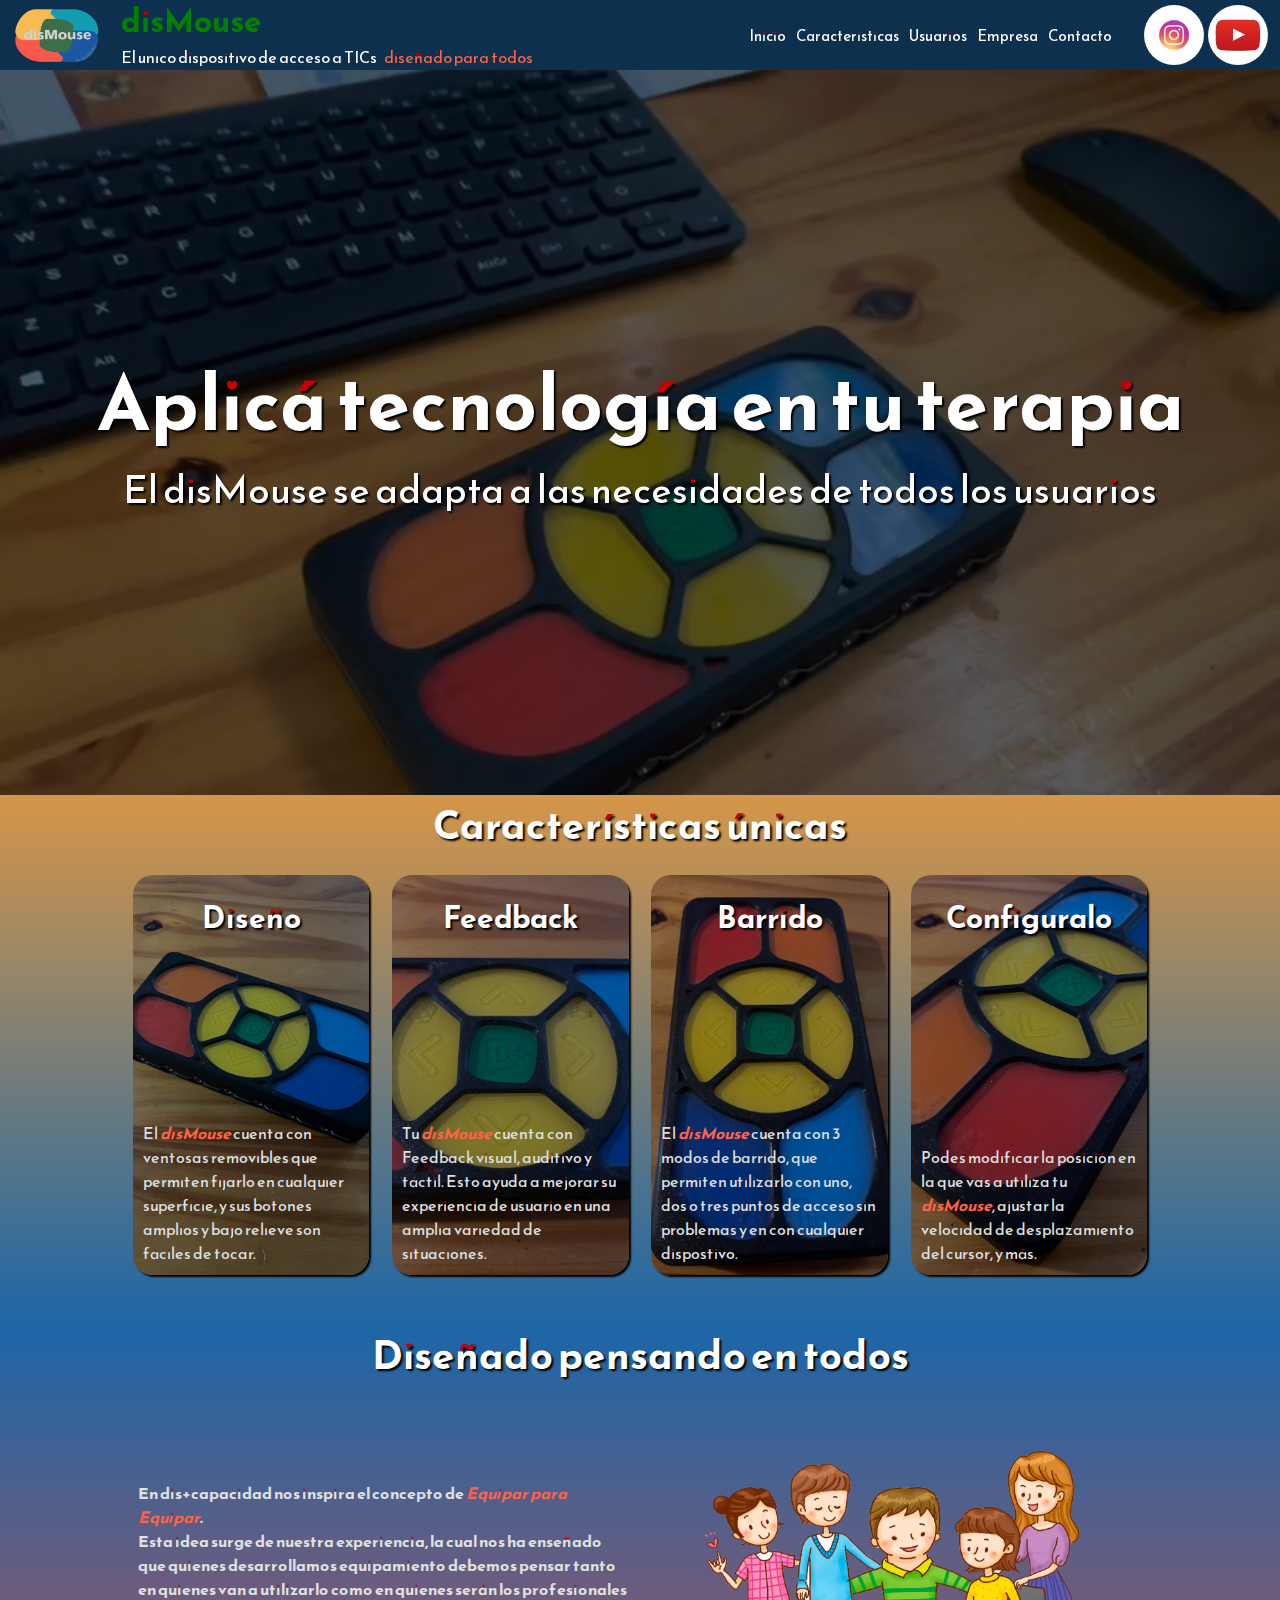
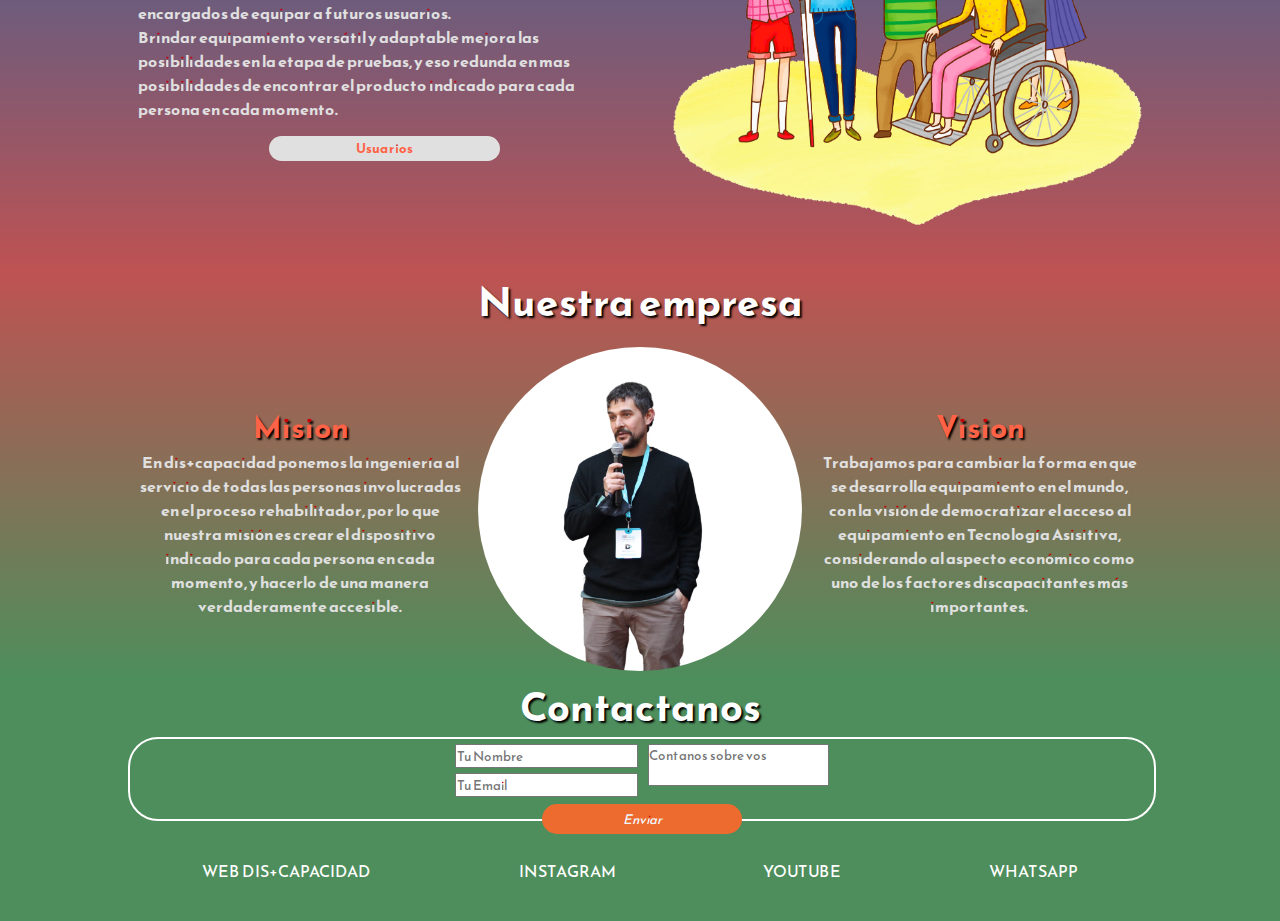
<file: index.html>
<!DOCTYPE html>
<html lang="es">
<head>
    <meta charset="UTF-8">
    <meta name="viewport" content="width=device-width, initial-scale=1.0">
    <meta name="description" content="El disMouse es el dispositivo de acceso a TICs mas completo del mercado. Es producido por dis+capacidad, empresa argentina
                                        que desarrolla equipamiento en tecnología asistiva accesible.">
    <meta name="keywords" content="tecnologia asistiva, tecnologia, discapacidad, rehabilitacion, TICs, accesibilidad">
    <link rel="icon" href="./images/icono-dis-capacidad.ico" type="image/x-icon">
    <link rel="preconnect" href="https://fonts.googleapis.com">
    <link rel="preconnect" href="https://fonts.gstatic.com" crossorigin>
    <link href="https://fonts.googleapis.com/css2?family=Reem+Kufi+Fun:wght@400..700&display=swap" rel="stylesheet">
    <link rel="stylesheet" href="./styles/css/main.css">
    <title>disMouse - dis+capacidad</title>
</head>
<body>
    <header class="header">
        <div class="header__contenedorInfo">
            <img src="images/logodisMouseDisMasCapacidad.png" alt="logo disMouse" href="index.html" class="header__logo header__logo--dM">
            <div class="header__texto">
                <h1 class="header__titulo"> <a href="./index.html">disMouse</a> </h1>
                <p class="header__parrafo">El unico dispositivo de acceso a TICs <span class="resaltado"> diseñado para todos</span></p>
            </div>
        </div>
        <div class="header__contenedorMenu">
            <dl class="header__lista">
                <li><a href="./index.html" class="header__link header__link--caract">Inicio</a></li>
                <li><a href="./pages/caracteristicas2.html" class="header__link header__link--caract">Características</a></li>
                <li><a href="./pages/equiparParaEquipar.html" class="header__link header__link--usuarios">Usuarios</a></li>
                <li><a href="./pages/empresa.html" class="header__link header__link--empresa">Empresa</a></li>
                <li><a href="./pages/contacto.html"class="header__link header__link--contacto">Contacto</a></li>
            </dl>
            <img src="images/instagramDisMasCapacidad.jpg" alt="logo instagram" class="header__logo header__logo--insta"><!--instagram-->
            <img src="images/youtubeDisMasCapacidad.jpg" alt="logo YouTube" class="header__logo header__logo--youtube"><!--youtube-->
        </div>
    </header>
    <main class="main">
        <div class="main__VideoContainer">
            <video src="./images/video-dis+capacidad.mp4" class="main__video" alt="Video sobre el dismouse" type="video/mp4" autoplay loop muted ></video> <!--autoplay="true" loop muted-->
        </div>
        <div class="main__transparencia">
            <div class="main__TextContainer">
                <h2 class="main__tituloPrincipal">Aplicá tecnología en tu terapia</h2>
                <p class="main__subTitPpal">El disMouse se adapta a las necesidades de <span class="animado">todos los usuarios</span></p>
            </div>
        </div>
    </main>
    <section class="caracteristicas">
        <h2 class="seccion__titulo"> <a href="./pages/caracteristicas2.html">Características únicas</a></h2> 
        <div class="caracteristicas__cardContainer">
            <article class="caracteristicas__card card1">
                <div class="card__imagen">
                    <img src="./images/diseñoDisMasCapacidad.JPEG" alt="icono significando diseño" class="card__img">
                </div>
                <div class="card__info">
                    <h3 class="card__titulo">Diseño</h3>
                    <p class="card__texto">El <span class="disMouse">disMouse</span> cuenta con ventosas removibles que permiten fijarlo en cualquier superficie, 
                        y sus botones amplios y bajo relieve son fáciles de tocar.</p>
                    <button class="card__button card__button--caracteristicas">Ver más</button>
                </div>
            </article>
            <article class="caracteristicas__card card2">
                <div class="card__imagen">
                    <img src="./images/feedbackDisMasCapacidad.JPEG" alt="icono significando feedback" class="card__img" id="campanitaFeedback">
                </div>
                <div class="card__info">
                    <h3 class="card__titulo">Feedback</h3>
                    <p class="card__texto">Tu <span class="disMouse">disMouse</span> cuenta con Feedback visual, auditivo y táctil.</span> 
                    <span class="frase">Esto ayuda a mejorar su experiencia de usuario en una amplia 
                        variedad de situaciones.</p>
                    <button class="card__button card__button--caracteristicas">Ver más</button>
                </div>
            </article>
            <article class="caracteristicas__card card3">
                <div class="card__imagen">
                    <img src="./images/funcionalidadDisMasCapacidad.JPEG" alt="icono significando funcionalidad" class="card__img">
                </div>
                <div class="card__info">
                    <h3 class="card__titulo card">Barrido</h3>
                    <p class="card__texto">El <span class="disMouse">disMouse</span> cuenta con 3 modos de barrido, que permiten utilizarlo con uno, 
                        dos o tres puntos de acceso sin problemas y en con cualquier dispostivo.
                    </p>
                    <button class="card__button card__button--caracteristicas">Ver más</button>
                </div>
            </article>
            <article class="caracteristicas__card card4">
                <div class="card__imagen">
                    <img src="./images/transformaloDisMasCapacidad.JPEG" alt="icono significando transformacion" class="card__img">
                </div>
                <div class="card__info">
                    <h3 class="card__titulo">Configuralo</h3>
                    <p class="card__texto">Podes modificar la posición en la que vas a utiliza tu <span class="disMouse">disMouse</span>, ajustar la velocidad de desplazamiento
                    del cursor, y más.</p>
                    <button class="card__button card__button--caracteristicas">Ver más</button>
                </div>
            </article> 
        </div>
    </section>
    <section class="usuarios"> 
        <h2 class="seccion__titulo"> <a href="./pages/equiparParaEquipar.html">Diseñado pensando en todos</a></h2> 
        <div class="usuarios__contenido">
            <article class="usuarios__texto">
                <p class="usuarios__parrafo"> En dis+capacidad nos inspira el concepto de <span class="disMouse">Equipar para Equipar</span>. <br>
                    Esta idea surge de nuestra experiencia, la cual nos ha enseñado que quienes desarrollamos 
                    equipamiento debemos pensar tanto en quienes van a utilizarlo como en quienes serán los profesionales
                    encargados de equipar a futuros usuarios. <br>
                    Brindar equipamiento versátil y adaptable mejora las posibilidades en la etapa de pruebas, y eso redunda
                    en mas posibilidades de encontrar el producto indicado para cada persona en cada momento.</p> 
                <div class="usuarios__boton">
                    <button class="usuarios__button">Usuarios</button>
                </div>
            </article>
            <div class="usuarios__imagen">
                <img class="usuarios__img" src="images/interdisciplinaDisMasCapacidad.png" alt="dibujo representando trabajo en equipo">
            </div>
        </div>
    </section> 
    <section class="empresa"> 
        <h2 class="seccion__titulo"> <a href="./pages/empresa.html">Nuestra empresa</a> </h2> 
        <div class="empresa__contenido">
            <article class="empresa__texto">
                <h3 class="empresa__misionVision__titulo">Mision</h3>
                <p class="empresa__misionVision__texto">En dis+capacidad ponemos la ingeniería al servicio de todas las personas involucradas en el proceso rehabilitador,
                    por lo que nuestra misión es crear el dispositivo indicado para cada persona en cada momento, y hacerlo de una manera verdaderamente accesible.</p>
            </article>
            <div class="empresa__imagen">
                <img class="empresa__img" src="images/gonzaloNanzerDisMasCapacidad.jpeg" alt="foto de gonzalo nanzer">
            </div>
            <article class="empresa__texto">
                <h3 class="empresa__misionVision__titulo">Vision</h3>
                <p class="empresa__misionVision__texto">Trabajamos para cambiar la forma en que se desarrolla equipamiento en el mundo, con la visión de democratizar el acceso al 
                    equipamiento en Tecnología Asisitiva, considerando al aspecto económico como uno de los factores discapacitantes más importantes.</p>
            </article>
        </div>
    </section>
    <footer class="footer__csspropio">
        <h2 class="seccion__titulo"> <a href="./pages/contacto.html">Contactanos</a> </h2> 
        <div class="footer__contenedor">
            <form class="footer__formulario" action=" " method="get" > 
                <div class="footer_formulario__datosPersonales">
                        <input type="text" name="Nombre" placeholder="Tu Nombre" class="footer__input">
                        <input type="email" name="Email" placeholder="Tu Email" class="footer__input">
                </div>
                <div class="footer_formulario__datosPersonales">
                    <textarea type="text" name="Mensaje" placeholder="Contanos sobre vos" class="footer__input"></textarea> 
                </div>  
                <input type="submit" value="Enviar" class="footer__boton">
            </form>
            <dl class="footer__links">
                <li><a class="footer__link" href="http://www.dismascapacidad.com.ar">Web dis+capacidad</a></li>
                <li><a class="footer__link" href="http://www.instagram.com/dismascapacidad">Instagram</a></li>
                <li><a class="footer__link" href="">YouTube</a></li>
                <li><a class="footer__link" href="">whatsapp</a></li>
            </dl>
        </div>
    </footer>
</body>
</html>
</file>
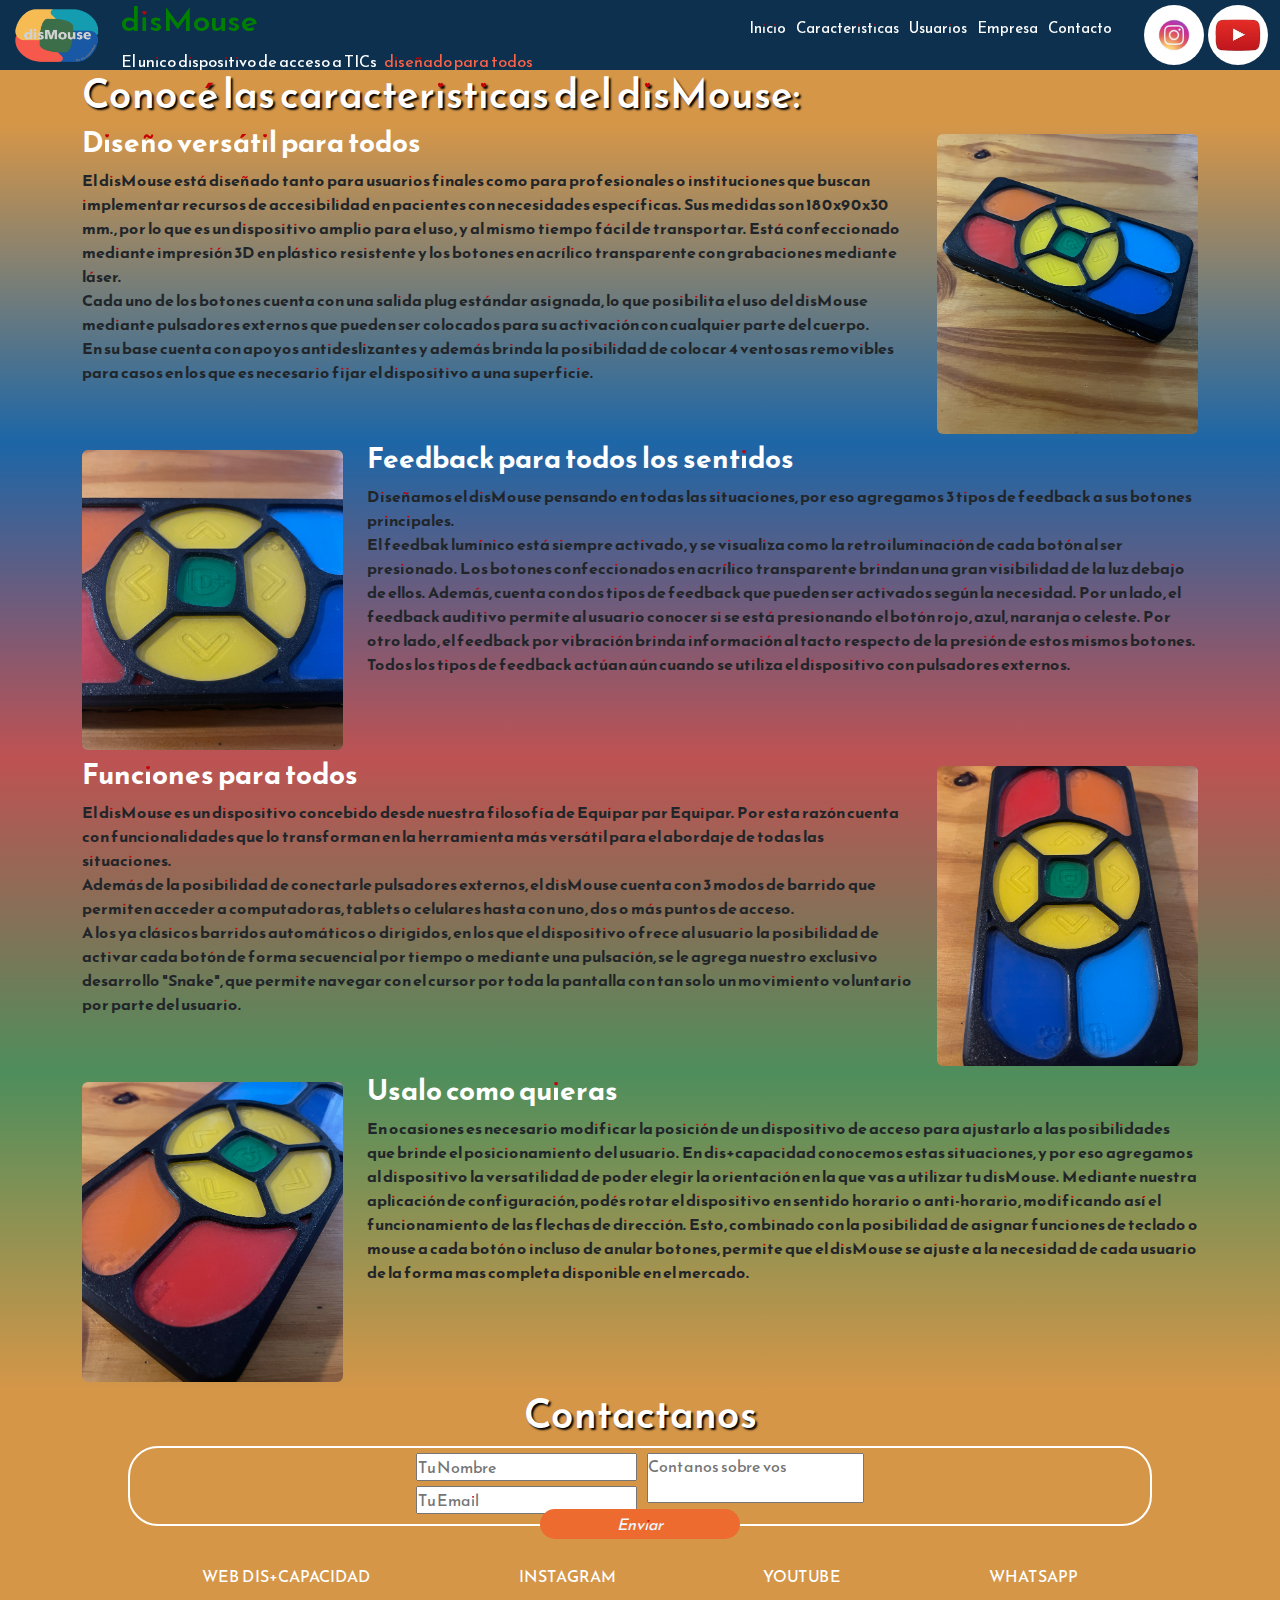
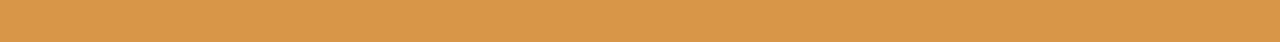
<file: pages/caracteristicas2.html>
<!--En esta pagina se busca implementar Bootstrap, por lo cual se utilizaron clases propias del framework para colores, tamaños y otras caracteristicas de fuentes, 
disposición de contenedores, etc. Sólo se agregaron algunos estilos mediante css propio. El resto del sitio se construyo con código de css propio en su totalidad.-->
<!DOCTYPE html>
<html lang="es">
<head>
    <meta charset="UTF-8">
    <meta name="viewport" content="width=device-width, initial-scale=1.0">
    <meta name="description" content="El disMouse es el dispositivo de acceso a TICs mas completo del mercado. Es producido por dis+capacidad, empresa argentina
                                        que desarrolla equipamiento en tecnología asistiva accesible.">
    <meta name="keywords" content="tecnologia asistiva, tecnologia, discapacidad, rehabilitacion, TICs, accesibilidad">
    <link rel="icon" href="../images/icono-dis-capacidad.ico" type="image/x-icon">
    <link rel="preconnect" href="https://fonts.googleapis.com">
    <link rel="preconnect" href="https://fonts.gstatic.com" crossorigin>
    <link href="https://fonts.googleapis.com/css2?family=Reem+Kufi+Fun:wght@400..700&display=swap" rel="stylesheet">
    <link href="https://cdn.jsdelivr.net/npm/bootstrap@5.3.3/dist/css/bootstrap.min.css" rel="stylesheet" integrity="sha384-QWTKZyjpPEjISv5WaRU9OFeRpok6YctnYmDr5pNlyT2bRjXh0JMhjY6hW+ALEwIH" crossorigin="anonymous">
    <link rel="stylesheet" href="../styles/css/main.css">
    <title>Caracteristicas disMouse - dis+capacidad</title>
</head>
<body>
    <header class="header">
        <div class="header__contenedorInfo">
            <img src="../images/logodisMouseDisMasCapacidad.png" alt="logo disMouse" href="index.html" class="header__logo header__logo--dM">
            <div class="header__texto">
                <h1 class="header__titulo"> <a href="../index.html">disMouse</a> </h1>                                                              <!--H1-->
                <p class="header__parrafo">El unico dispositivo de acceso a TICs <span class="resaltado"> diseñado para todos</span></p>
            </div>
        </div>
        <div class="header__contenedorMenu">
            <dl class="header__lista">
                <li><a href="../index.html" class="header__link header__link--caract">Inicio</a></li>
                <li><a href="../pages/caracteristicas2.html" class="header__link header__link--caract">Características</a></li>
                <li><a href="../pages/equiparParaEquipar.html" class="header__link header__link--usuarios">Usuarios</a></li>
                <li><a href="../pages/empresa.html" class="header__link header__link--empresa">Empresa</a></li>
                <li><a href="../pages/contacto.html"class="header__link header__link--contacto">Contacto</a></li>
            </dl>
            <img src="../images/instagramDisMasCapacidad.jpg" alt="logo instagram" class="header__logo header__logo--insta"><!--instagram-->
            <img src="../images/youtubeDisMasCapacidad.jpg" alt="logo YouTube" class="header__logo header__logo--youtube"><!--youtube-->
        </div>
    </header>
    <div class="caracteristicas--titulo">
        <div class="container-md text-center">
            <div class="row">
                <h2 class="seccion__titulo text-start">Conocé las caracteristicas del disMouse:</h2>                                                    <!--H2-->
            </div>
        </div>
    </div>
    <article class="caract1">
        <div class="container-md cointainer-sm container text-center">
            <div class="row">
                <article class="col-md-9 col-sm-12 order-md-1 order-sm-1 order-1">
                    <h3 class="text-white text-start fw-bold">Diseño versátil para todos</h3>                                                                   <!--H3-->
                    <p class="text-start text-dark fs-6 fw-bold">
                        El disMouse está diseñado tanto para usuarios finales como para profesionales o instituciones que buscan implementar recursos de accesibilidad en pacientes con 
                        necesidades específicas. 
                        Sus medidas son 180x90x30 mm., por lo que es un dispositivo amplio para el uso, y al mismo tiempo fácil de transportar. Está confeccionado mediante impresión 3D en plástico resistente 
                        y los botones en acrílico transparente con grabaciones mediante láser. <br>
                        Cada uno de los botones cuenta con una salida plug estándar asignada, lo que posibilita el uso del disMouse mediante pulsadores externos que pueden ser colocados para su activación con
                        cualquier parte del cuerpo. <br>
                        En su base cuenta con apoyos antideslizantes y además brinda la posibilidad de colocar 4 ventosas removibles para casos en los que es necesario fijar el dispositivo a una superficie.
                    </p>
                </article>
                <div class="col-md-3 col-sm-12 pt-2 pb-2 order-md-1 order-sm-2 order-2">
                    <img src="../images/diseñoDisMasCapacidad.JPEG" alt="diseño" class="w-100 img-fluid rounded">
                </div>
            </div>
        </div>
    </article>
    <article class="caract2">
        <div class="container-md cointainer-sm container text-center">
            <div class="row">
                <div class="col-md-3 col-sm-12 pt-2 pb-2 order-md-1 order-sm-2 order-2">
                    <img src="../images/feedbackDisMasCapacidad.JPEG" alt="feedback" class="w-100 img-fluid rounded">
                </div>
                <article class="col-md-9 col-sm-12 order-md-2 order-sm-1 order-1">
                    <h3 class="text-white text-start fw-bold">Feedback para todos los sentidos</h3>                                                             <!--H3-->
                    <p class="text-start text-dark fs-6 fw-bold">
                        Diseñamos el disMouse pensando en todas las situaciones, por eso agregamos 3 tipos de feedback a sus botones principales. <br>
                        El feedbak lumínico está siempre activado, y se visualiza como la retroiluminación de cada botón al ser presionado. Los botones confeccionados
                        en acrílico transparente brindan una gran visibilidad de la luz debajo de ellos. 
                        Además, cuenta con dos tipos de feedback que pueden ser activados según la necesidad. Por un lado, el feedback auditivo permite al usuario conocer 
                        si se está presionando el botón rojo, azul, naranja o celeste. 
                        Por otro lado, el feedback por vibración brinda información al tacto respecto de la presión de estos mismos botones. <br>
                        Todos los tipos de feedback actúan aún cuando se utiliza el dispositivo con pulsadores externos. 
                    </p>
                </article>
            </div>
        </div>
    </article>
    <article class="caract3">
        <div class="container-md cointainer-sm container text-center">
            <div class="row">
                <article class="col-md-9 col-sm-12 order-md-1 order-sm-1 order-1">
                    <h3 class="text-white text-start fw-bold">Funciones para todos</h3>                                                                         <!--H3-->
                    <p class="text-start text-dark fs-6 fw-bold">
                        El disMouse es un dispositivo concebido desde nuestra filosofía de Equipar par Equipar. Por esta razón cuenta con funcionalidades que lo transforman 
                        en la herramienta más versátil para el abordaje de todas las situaciones. <br>
                        Además de la posibilidad de conectarle pulsadores externos, el disMouse cuenta con 3 modos de barrido que permiten acceder a computadoras, tablets
                        o celulares hasta con uno, dos o más puntos de acceso. <br>
                        A los ya clásicos barridos automáticos o dirigidos, en los que el dispositivo ofrece al usuario la posibilidad de activar cada botón de forma secuencial
                        por tiempo o mediante una pulsación, se le agrega nuestro exclusivo desarrollo "Snake", que permite navegar con el cursor por toda la pantalla con tan solo 
                        un movimiento voluntario por parte del usuario.
                    </p>
                </article>
                <div class="col-md-3 col-sm-12 pt-2 pb-2 order-md-1 order-sm-2 order-2">
                    <img src="../images/funcionalidadDisMasCapacidad.JPEG" alt="funcionalidad" class="w-100 img-fluid rounded">
                </div>
            </div>
        </div>
    </article>
    <article class="caract4">
        <div class="container-md cointainer-sm container text-center">
            <div class="row">
                <article class="col-md-9 col-sm-12 order-md-2 order-sm-1 order-1">
                    <h3 class="text-white text-start fw-bold">Usalo como quieras</h3>                                                                           <!--H3-->
                    <p class="text-start text-dark fs-6 fw-bold">
                        En ocasiones es necesario modificar la posición de un dispositivo de acceso para ajustarlo a las posibilidades que brinde el posicionamiento del usuario. 
                        En dis+capacidad conocemos estas situaciones, y por eso agregamos al dispositivo la versatilidad de poder elegir la orientación en la que vas a utilizar tu disMouse. 
                        Mediante nuestra aplicación de configuración, podés rotar el dispositivo en sentido horario o anti-horario, modificando así el funcionamiento de las flechas de dirección.
                        Esto, combinado con la posibilidad de asignar funciones de teclado o mouse a cada botón o incluso de anular botones, permite que el disMouse se ajuste a la necesidad 
                        de cada usuario de la forma mas completa disponible en el mercado. 
                    </p>
                </article>
                <div class="col-md-3 col-sm-12 pt-2 pb-2 order-md-1 order-sm-2 order-2">
                    <img src="../images/transformaloDisMasCapacidad.JPEG" alt="versatilidad" class="w-100 img-fluid rounded">
                </div>
            </div>
        </div>
    </article>
    <footer class="footer__csspropio--caracteristicas"><!--footer--> 
        <h3 class="seccion__titulo">Contactanos</h3>                                                                                                    <!--H3-->
        <div class="footer__contenedor">
            <form class="footer__formulario" action=" " method="get" > 
                <div class="footer_formulario__datosPersonales">
                        <input type="text" name="Nombre" placeholder="Tu Nombre" class="footer__input">
                        <input type="email" name="Email" placeholder="Tu Email" class="footer__input">
                </div>
                <div class="footer_formulario__datosPersonales">
                    <textarea type="text" name="Mensaje" placeholder="Contanos sobre vos" class="footer__input"></textarea> 
                </div>  
                <input type="submit" value="Enviar" class="footer__boton">
            </form>
            <dl class="footer__links">
                <li><a class="footer__link" href="http://www.dismascapacidad.com.ar">Web dis+capacidad</a></li>
                <li><a class="footer__link" href="http://www.instagram.com/dismascapacidad">Instagram</a></li>
                <li><a class="footer__link" href="">YouTube</a></li>
                <li><a class="footer__link" href="">whatsapp</a></li>
            </dl>
        </div>
    </footer>
</body>
</file>
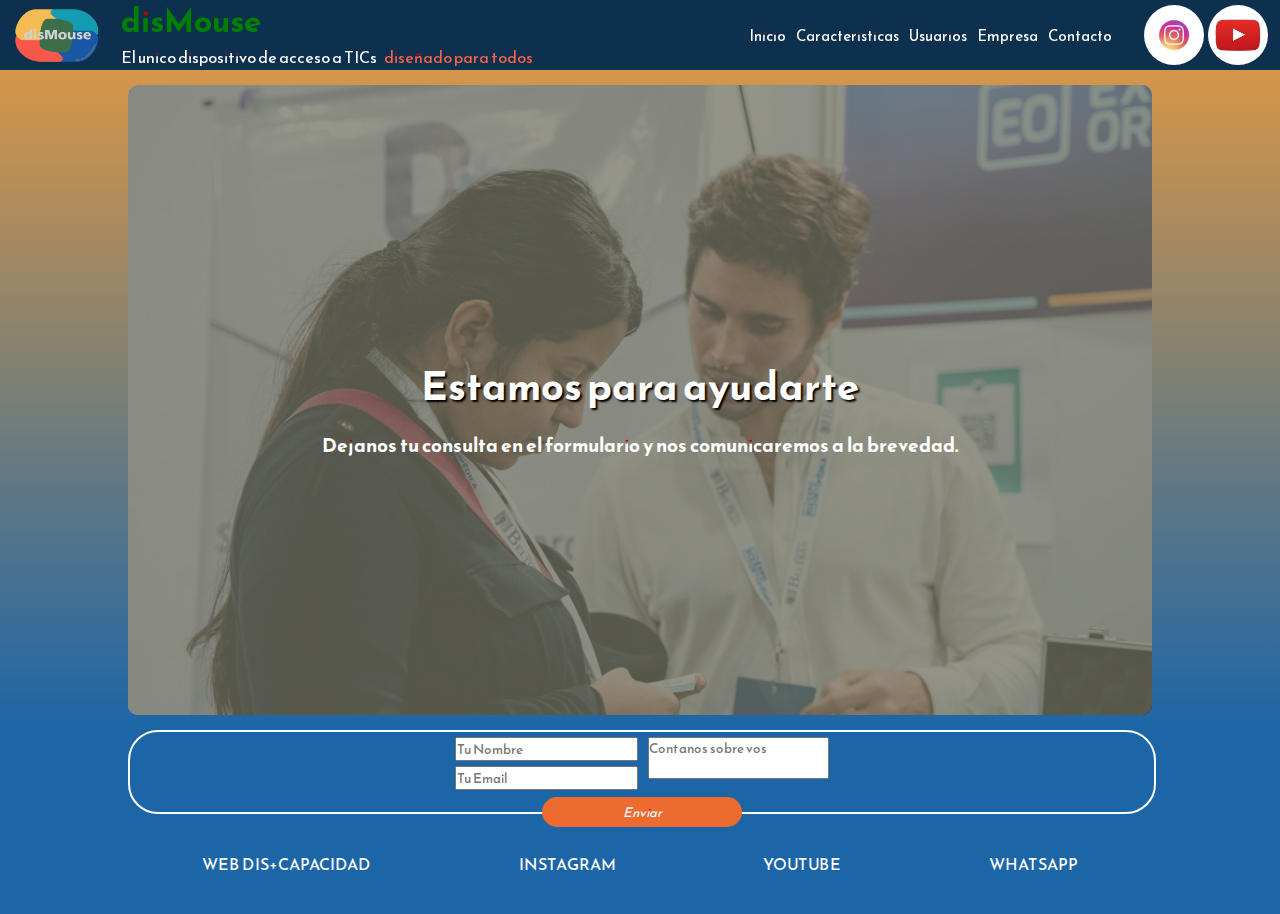
<file: pages/contacto.html>
<!DOCTYPE html>
<html lang="es">
<head>
    <meta charset="UTF-8">
    <meta name="viewport" content="width=device-width, initial-scale=1.0">
    <meta name="description" content="El disMouse es el dispositivo de acceso a TICs mas completo del mercado. Es producido por dis+capacidad, empresa argentina
                                        que desarrolla equipamiento en tecnología asistiva accesible.">
    <meta name="keywords" content="tecnologia asistiva, tecnologia, discapacidad, rehabilitacion, TICs, accesibilidad">
    <link rel="icon" href="../images/icono-dis-capacidad.ico" type="image/x-icon">
    <link rel="preconnect" href="https://fonts.googleapis.com">
    <link rel="preconnect" href="https://fonts.gstatic.com" crossorigin>
    <link href="https://fonts.googleapis.com/css2?family=Reem+Kufi+Fun:wght@400..700&display=swap" rel="stylesheet">
    <title>Contacto - dis+capacidad</title>
    <link rel="stylesheet" href="../styles/css/main.css">
</head>
<body>
    <header class="header">
        <div class="header__contenedorInfo">
            <img src="../images/logodisMouseDisMasCapacidad.png" alt="logo disMouse" href="index.html" class="header__logo header__logo--dM">
            <div class="header__texto">
                <h1 class="header__titulo"> <a href="../index.html">disMouse</a> </h1>
                <p class="header__parrafo">El unico dispositivo de acceso a TICs <span class="resaltado"> diseñado para todos</span></p>
            </div>
        </div>
        <div class="header__contenedorMenu">
            <dl class="header__lista">
                <li><a href="../index.html" class="header__link header__link--caract">Inicio</a></li>
                <li><a href="../pages/caracteristicas2.html" class="header__link header__link--caract">Características</a></li>
                <li><a href="../pages/equiparParaEquipar.html" class="header__link header__link--usuarios">Usuarios</a></li>
                <li><a href="../pages/empresa.html" class="header__link header__link--empresa">Empresa</a></li>
                <li><a href="../pages/contacto.html"class="header__link header__link--contacto">Contacto</a></li>
            </dl>
            <img src="../images/instagramDisMasCapacidad.jpg" alt="logo instagram" class="header__logo header__logo--insta"><!--instagram-->
            <img src="../images/youtubeDisMasCapacidad.jpg" alt="logo YouTube" class="header__logo header__logo--youtube"><!--youtube-->
        </div>
    </header>
    <section class="contacto">

        <div class="contacto__imagen">
            <img class="contacto__img" src="../images/contactanosDisMasCapacidad.jpg" alt="contactanos dis+capacidad>">
            <div class="contacto__transparencia">
                <article class="contacto__texto">
                    <h2 class="contacto__texto__titulo">Estamos para ayudarte</h2>
                    <p class="contacto__texto__parrafo"><span class="contacto__texto__parrafo--resaltar"> Dejanos tu consulta en el formulario y nos comunicaremos a la brevedad.</span>
                    </p>
                </article>
            </div>
        </div>
    </section>
    <footer class="footer__csspropio--contacto">
        <div class="footer__contenedor">
            <form class="footer__formulario" action=" " method="get" > 
                <div class="footer_formulario__datosPersonales">
                        <input type="text" name="Nombre" placeholder="Tu Nombre" class="footer__input">
                        <input type="email" name="Email" placeholder="Tu Email" class="footer__input">
                </div>
                <div class="footer_formulario__datosPersonales">
                    <textarea type="text" name="Mensaje" placeholder="Contanos sobre vos" class="footer__input"></textarea> 
                </div>  
                <input type="submit" value="Enviar" class="footer__boton">
            </form>
            <dl class="footer__links">
                <li><a class="footer__link" href="http://www.dismascapacidad.com.ar">Web dis+capacidad</a></li>
                <li><a class="footer__link" href="http://www.instagram.com/dismascapacidad">Instagram</a></li>
                <li><a class="footer__link" href="">YouTube</a></li>
                <li><a class="footer__link" href="">whatsapp</a></li>
            </dl>
        </div>
    </footer>
</body>
</file>
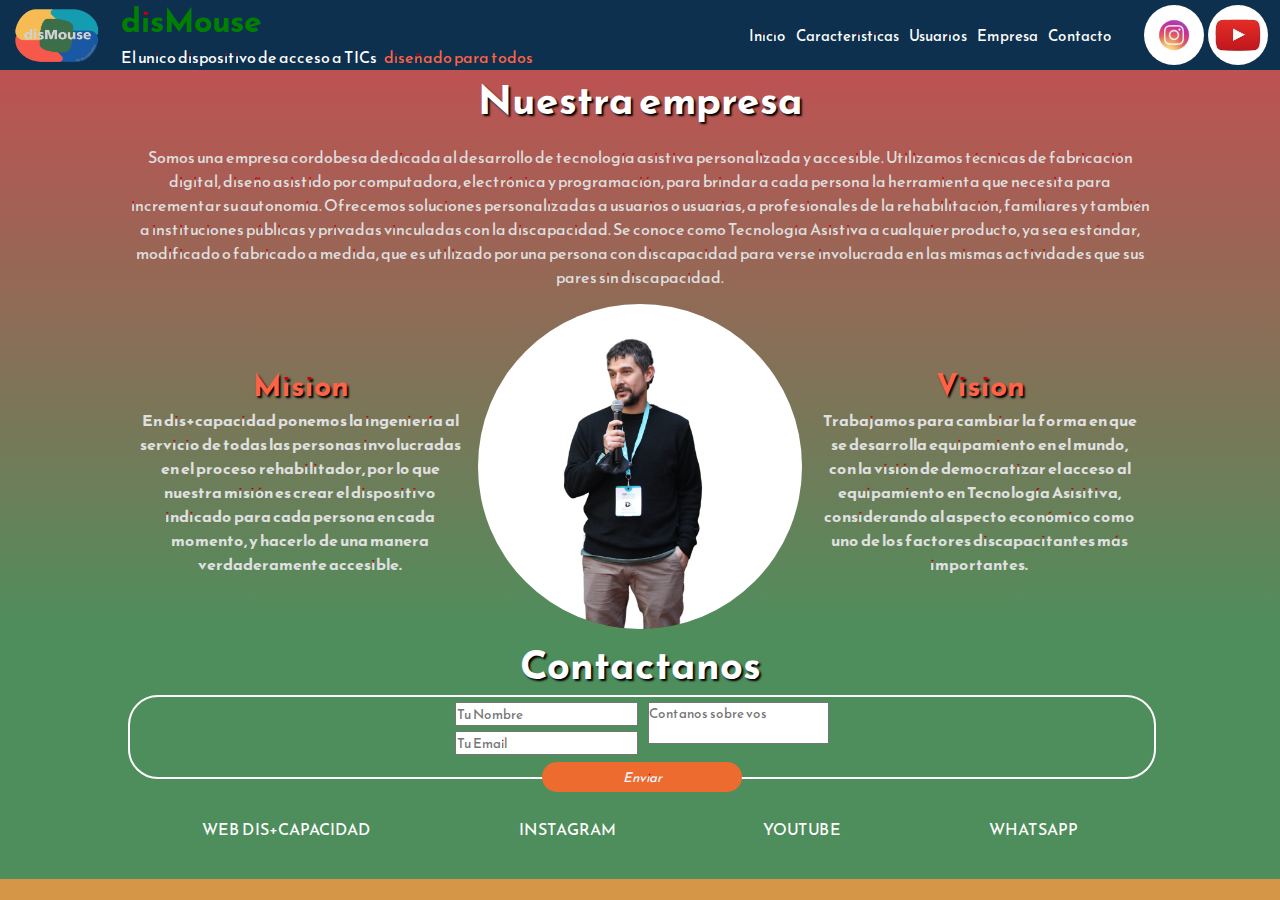
<file: pages/empresa.html>
<!DOCTYPE html>
<html lang="es">
<head>
    <meta charset="UTF-8">
    <meta name="viewport" content="width=device-width, initial-scale=1.0">
    <meta name="description" content="El disMouse es el dispositivo de acceso a TICs mas completo del mercado. Es producido por dis+capacidad, empresa argentina
                                        que desarrolla equipamiento en tecnología asistiva accesible.">
    <meta name="keywords" content="tecnologia asistiva, tecnologia, discapacidad, rehabilitacion, TICs, accesibilidad">
    <link rel="icon" href="../images/icono-dis-capacidad.ico" type="image/x-icon">
    <link rel="preconnect" href="https://fonts.googleapis.com">
    <link rel="preconnect" href="https://fonts.gstatic.com" crossorigin>
    <link href="https://fonts.googleapis.com/css2?family=Reem+Kufi+Fun:wght@400..700&display=swap" rel="stylesheet">
    <title>Empresa - dis+capacidad</title>
    <link rel="stylesheet" href="../styles/css/main.css">
</head>
<body>
    <header class="header">
        <div class="header__contenedorInfo">
            <img src="../images/logodisMouseDisMasCapacidad.png" alt="logo disMouse" href="index.html" class="header__logo header__logo--dM">
            <div class="header__texto">
                <h1 class="header__titulo"> <a href="../index.html">disMouse</a> </h1>
                <p class="header__parrafo">El unico dispositivo de acceso a TICs <span class="resaltado"> diseñado para todos</span></p>
            </div>
        </div>
        <div class="header__contenedorMenu">
            <dl class="header__lista">
                <li><a href="../index.html" class="header__link header__link--caract">Inicio</a></li>
                <li><a href="../pages/caracteristicas2.html" class="header__link header__link--caract">Características</a></li>
                <li><a href="../pages/equiparParaEquipar.html" class="header__link header__link--usuarios">Usuarios</a></li>
                <li><a href="../pages/empresa.html" class="header__link header__link--empresa">Empresa</a></li>
                <li><a href="../pages/contacto.html"class="header__link header__link--contacto">Contacto</a></li>
            </dl>
            <img src="../images/instagramDisMasCapacidad.jpg" alt="logo instagram" class="header__logo header__logo--insta"><!--instagram-->
            <img src="../images/youtubeDisMasCapacidad.jpg" alt="logo YouTube" class="header__logo header__logo--youtube"><!--youtube-->
        </div>
    </header>
    <section class="empresa">
        <h2 class="seccion__titulo">Nuestra empresa</h2>
        <div class="empresa__descripcion">
            <p class="empresa__descripcion__texto">
                Somos una empresa cordobesa dedicada al desarrollo de tecnología asistiva personalizada y accesible. Utilizamos técnicas de fabricación digital, 
                diseño asistido por computadora, electrónica y programación, para brindar a cada persona la herramienta que necesita para incrementar su autonomía. 
                Ofrecemos soluciones personalizadas a usuarios o usuarias, a profesionales de la rehabilitación, familiares y también a instituciones públicas y privadas 
                vinculadas con la discapacidad. Se conoce como Tecnología Asistiva a cualquier producto, ya sea estándar, modificado o fabricado a medida, que es utilizado 
                por una persona con discapacidad para verse involucrada en las mismas actividades que sus pares sin discapacidad.
            </p>
        </div>
        <div class="empresa__contenido">
            <div class="empresa__texto">
                <h3 class="empresa__misionVision__titulo">Mision</h3>
                <p class="empresa__misionVision__texto">En dis+capacidad ponemos la ingeniería al servicio de todas las personas involucradas en el proceso rehabilitador,
                    por lo que nuestra misión es crear el dispositivo indicado para cada persona en cada momento, y hacerlo de una manera verdaderamente accesible.</p>
            </div>
            <div class="empresa__imagen">
                <img class="empresa__img" src="../images/gonzaloNanzerDisMasCapacidad.jpeg" alt="foto de gonzalo nanzer">
            </div>
            <div class="empresa__texto">
                <h3 class="empresa__misionVision__titulo">Vision</h3>
                <p class="empresa__misionVision__texto">Trabajamos para cambiar la forma en que se desarrolla equipamiento en el mundo, con la visión de democratizar el acceso al 
                    equipamiento en Tecnología Asisitiva, considerando al aspecto económico como uno de los factores discapacitantes más importantes.</p>
            </div>
        </div>
    </section>
    <footer class="footer__csspropio"><!--footer--> 
        <h2 class="seccion__titulo">Contactanos</h2>
        <div class="footer__contenedor">
            <form class="footer__formulario" action=" " method="get" > 
                <div class="footer_formulario__datosPersonales">
                        <input type="text" name="Nombre" placeholder="Tu Nombre" class="footer__input">
                        <input type="email" name="Email" placeholder="Tu Email" class="footer__input">
                </div>
                <div class="footer_formulario__datosPersonales">
                    <textarea type="text" name="Mensaje" placeholder="Contanos sobre vos" class="footer__input"></textarea> 
                </div>  
                <input type="submit" value="Enviar" class="footer__boton">
            </form>
            <dl class="footer__links">
                <li><a class="footer__link" href="http://www.dismascapacidad.com.ar">Web dis+capacidad</a></li>
                <li><a class="footer__link" href="http://www.instagram.com/dismascapacidad">Instagram</a></li>
                <li><a class="footer__link" href="">YouTube</a></li>
                <li><a class="footer__link" href="">whatsapp</a></li>
            </dl>
        </div>
    </footer>
</body>
</file>
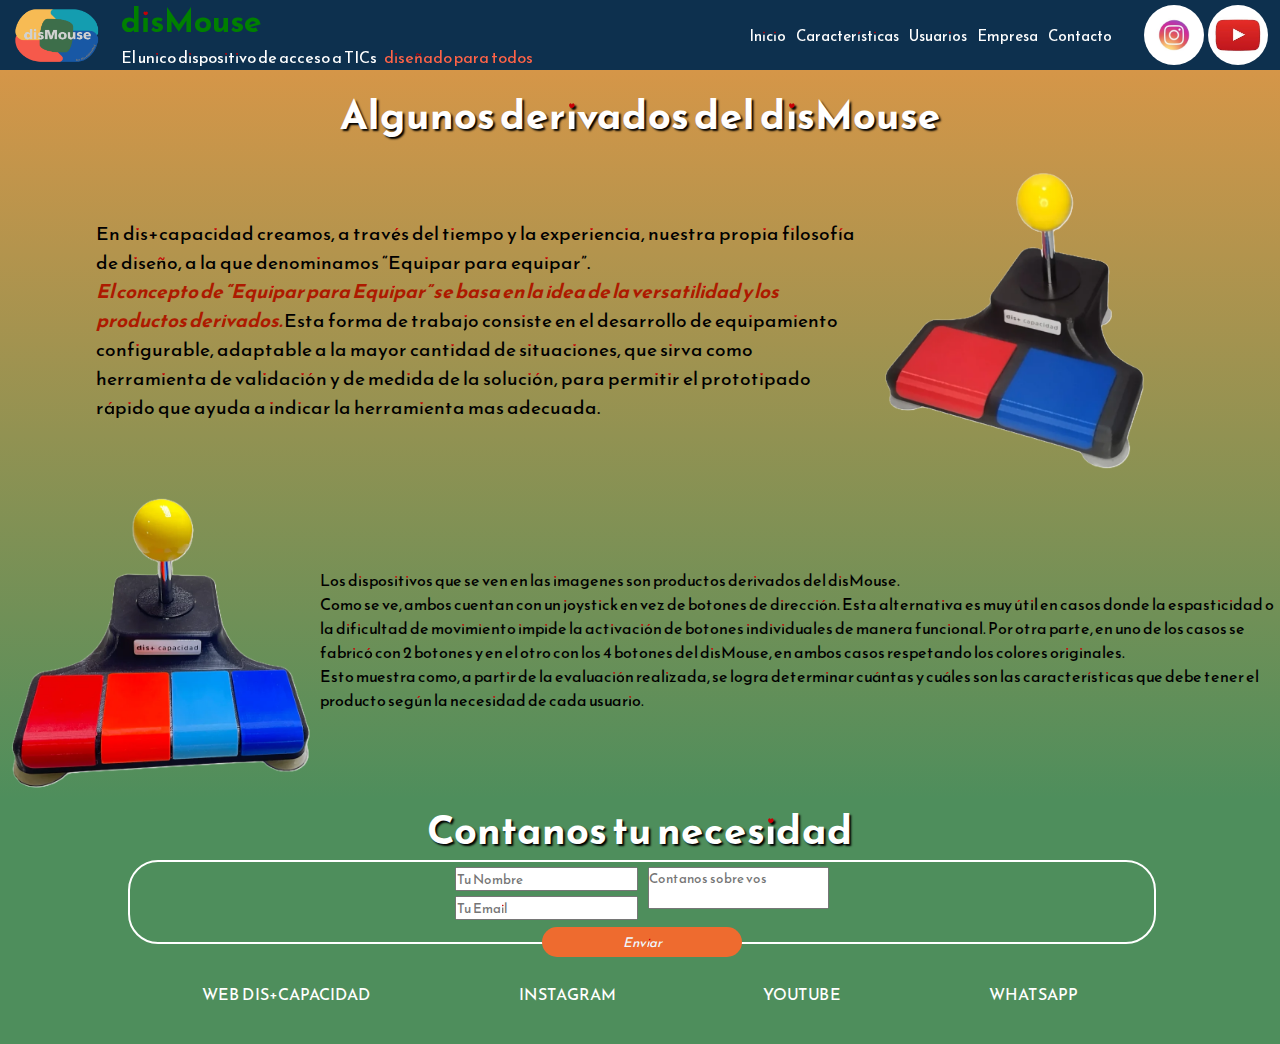
<file: pages/equiparParaEquipar.html>
<!DOCTYPE html>
<html lang="es">
<head>
    <meta charset="UTF-8">
    <meta name="viewport" content="width=device-width, initial-scale=1.0">
    <meta name="description" content="El disMouse es el dispositivo de acceso a TICs mas completo del mercado. Es producido por dis+capacidad, empresa argentina
                                        que desarrolla equipamiento en tecnología asistiva accesible.">
    <meta name="keywords" content="tecnologia asistiva, tecnologia, discapacidad, rehabilitacion, TICs, accesibilidad">
    <link rel="icon" href="../images/icono-dis-capacidad.ico" type="image/x-icon">
    <link rel="preconnect" href="https://fonts.googleapis.com">
    <link rel="preconnect" href="https://fonts.gstatic.com" crossorigin>
    <link href="https://fonts.googleapis.com/css2?family=Reem+Kufi+Fun:wght@400..700&display=swap" rel="stylesheet">
    <title>Equipar para Equipar - dis+capacidad</title>
    <link rel="stylesheet" href="../styles/css/main.css">
</head>
<body>
    <header class="header">
        <div class="header__contenedorInfo">
            <img src="../images/logodisMouseDisMasCapacidad.png" alt="logo disMouse" href="index.html" class="header__logo header__logo--dM">
            <div class="header__texto">
                <h1 class="header__titulo"> <a href="../index.html">disMouse</a> </h1>
                <p class="header__parrafo">El unico dispositivo de acceso a TICs <span class="resaltado"> diseñado para todos</span></p>
            </div>
        </div>
        <div class="header__contenedorMenu">
            <dl class="header__lista">
                <li><a href="../index.html" class="header__link header__link--caract">Inicio</a></li>
                <li><a href="../pages/caracteristicas2.html" class="header__link header__link--caract">Características</a></li>
                <li><a href="../pages/equiparParaEquipar.html" class="header__link header__link--usuarios">Usuarios</a></li>
                <li><a href="../pages/empresa.html" class="header__link header__link--empresa">Empresa</a></li>
                <li><a href="../pages/contacto.html"class="header__link header__link--contacto">Contacto</a></li>
            </dl>
            <img src="../images/instagramDisMasCapacidad.jpg" alt="logo instagram" class="header__logo header__logo--insta"><!--instagram-->
            <img src="../images/youtubeDisMasCapacidad.jpg" alt="logo YouTube" class="header__logo header__logo--youtube"><!--youtube-->
        </div>
    </header>
    <div class="ePe__contenedor"><!--Sección Equipar para Equipar-->
        <h2 class="ePe__titulo">Algunos derivados del disMouse</h2>
        <section class="ePe__contenido">
            <p class="ePe__texto">En dis+capacidad creamos, a través del tiempo y la experiencia, nuestra propia 
                filosofía de diseño, a la que denominamos “Equipar para equipar”. <br>
                <span class="fraseResaltada">El concepto de “Equipar para Equipar” se basa en la idea de la versatilidad 
                y los productos derivados. </span> Esta forma de trabajo consiste en el desarrollo de equipamiento configurable, adaptable a la mayor cantidad de situaciones, que sirva como herramienta de validación y de medida 
                de la solución, para permitir el prototipado rápido que ayuda a indicar la herramienta mas adecuada.</p>
            <img class="ePe__foto" src="../images/disJoystic1.png" alt="mouse con joystick">
        </section>
        <section class="ePe__contenido">
            <img class="ePe__foto" src="../images/disJoystic2.png" alt="mouse con joystick>
            <p class="ePe__texto">Los dispositivos que se ven en las imagenes son productos derivados del disMouse. <br> Como se ve, ambos cuentan con un joystick en vez
                de botones de dirección. Esta alternativa es muy útil en casos donde la espasticidad o la dificultad de movimiento impide la activación de botones individuales de manera funcional.
                Por otra parte, en uno de los casos se fabricó con 2 botones y en el otro con los 4 botones del disMouse, en ambos casos respetando los colores originales. <br> Esto muestra como, a partir
                de la evaluación realizada, se logra determinar cuántas y cuáles son las características que debe tener el producto según la necesidad de cada usuario.
            </p>
        </section>
    </div>
    <footer class="footer__csspropio"><!--footer--> 
        <h2 class="seccion__titulo">Contanos tu necesidad</h2>
        <div class="footer__contenedor">
            <form class="footer__formulario" action=" " method="get" > 
                <div class="footer_formulario__datosPersonales">
                        <input type="text" name="Nombre" placeholder="Tu Nombre" class="footer__input">
                        <input type="email" name="Email" placeholder="Tu Email" class="footer__input">
                </div>
                <div class="footer_formulario__datosPersonales">
                    <textarea type="text" name="Mensaje" placeholder="Contanos sobre vos" class="footer__input"></textarea> 
                </div>  
                <input type="submit" value="Enviar" class="footer__boton">
            </form>
            <dl class="footer__links">
                <li><a class="footer__link" href="http://www.dismascapacidad.com.ar">Web dis+capacidad</a></li>
                <li><a class="footer__link" href="http://www.instagram.com/dismascapacidad">Instagram</a></li>
                <li><a class="footer__link" href="">YouTube</a></li>
                <li><a class="footer__link" href="">whatsapp</a></li>
            </dl>
        </div>
    </footer>
</body>
</file>
<file: styles/css/main.css>
* {
  font-family: "Reem Kufi Fun", sans-serif !important;
  margin: 0px;
  padding: 0px;
}

.header {
  display: flex;
  align-items: center;
  background-color: #0d304e;
  height: 70px;
  position: sticky;
  z-index: 30;
  top: 0;
  justify-content: space-between;
}
@media (max-width: 910px) {
  .header {
    height: auto;
    justify-content: center;
    flex-direction: column;
  }
}
.header .header__contenedorInfo {
  display: flex;
  align-items: center;
  margin: 5px;
}
.header .header__contenedorInfo .header__texto {
  margin-left: 15px;
  padding: 0px;
}
.header .header__contenedorInfo .header__logo {
  height: 60px;
}
.header .header__contenedorInfo .header__logo:hover {
  transform: rotate(-15deg);
  transition: 0.5s;
}
.header .header__contenedorInfo .header__titulo a {
  text-decoration: none;
  margin-top: auto !important;
  margin-bottom: auto !important;
  color: green;
  font-size: 2rem;
  display: inline-block;
  height: 2rem;
  line-height: 2rem;
}
@media (max-width: 910px) {
  .header .header__contenedorInfo .header__titulo {
    display: none;
  }
}
.header .header__contenedorInfo .header__parrafo {
  color: white;
  margin-bottom: 5px !important;
}
.header .header__contenedorInfo .resaltado {
  color: tomato;
  margin-left: 5px;
}
.header .header__contenedorMenu {
  display: flex;
  align-items: center;
  margin: 10px;
}
.header .header__contenedorMenu .header__lista {
  display: flex;
  justify-content: center;
  list-style: none;
  text-decoration: none;
  margin-right: 25px;
}
.header .header__contenedorMenu .header__lista .header__link {
  margin: 5px;
  text-decoration: none;
  font-size: 15px;
  color: white;
  transition: ease-out 0.5s;
}
@media (max-width: 400px) {
  .header .header__contenedorMenu .header__lista .header__link {
    font-size: 13px;
  }
}
.header .header__contenedorMenu .header__lista .header__link:hover {
  color: rgb(238, 107, 47);
}
.header .header__contenedorMenu .header__logo--insta, .header .header__contenedorMenu .header__logo--youtube {
  height: 60px;
  border-radius: 50%;
  margin: 2px;
}
@media (max-width: 1020px) {
  .header .header__contenedorMenu .header__logo--insta, .header .header__contenedorMenu .header__logo--youtube {
    display: none;
  }
}
@media (max-width: 540px) {
  .header {
    justify-content: center;
  }
}

@keyframes rebotador-y {
  0% {
    transform: translateY(0%);
    color: tomato;
  }
  25% {
    transform: translateY(20%);
    color: tomato;
  }
  50% {
    transform: rtranslateY(0%);
    color: white;
  }
  75% {
    transform: translateY(-20%);
    color: tomato;
  }
  100% {
    transform: rtranslateY(0%);
    color: white;
  }
}
@keyframes rebotador-y {
  0% {
    transform: translateY(0%);
    color: tomato;
  }
  25% {
    transform: translateY(20%);
    color: tomato;
  }
  50% {
    transform: rtranslateY(0%);
    color: white;
  }
  75% {
    transform: translateY(-20%);
    color: tomato;
  }
  100% {
    transform: rtranslateY(0%);
    color: white;
  }
}
.main {
  position: relative;
}
.main .main__VideoContainer {
  display: flex;
  flex-direction: row;
  position: relative;
  width: 100%;
  height: 100%;
}
.main .main__VideoContainer .main__video {
  width: 100%;
  height: 100%;
  object-fit: cover;
}
.main .main__transparencia {
  display: flex;
  flex-direction: auto;
  position: absolute;
  width: auto;
  height: auto;
  inset: 0px 0px 0px 0px;
  background-color: rgba(0, 0, 0, 0.558);
  z-index: 2;
  justify-content: center;
  align-items: center;
  text-align: auto;
}
.main .main__transparencia .main__TextContainer {
  position: relative;
  text-align: center;
}
.main .main__transparencia .main__TextContainer .main__tituloPrincipal {
  color: white;
  font-size: 6vw;
  text-shadow: 2px 2px 2px black;
}
.main .main__transparencia .main__TextContainer .main__subTitPpal {
  color: white;
  font-size: 3vw;
  text-shadow: 2px 2px 2px black;
}
.main .main__transparencia .main__TextContainer .animado {
  display: inline-block;
  animation-name: rebotador-y;
  animation-iteration-count: infinite;
  animation-timing-function: linear;
  animation-duration: 1s;
}

.caracteristicas {
  background-image: linear-gradient(to bottom, #d59648, #1c66a7);
}
.caracteristicas .seccion__titulo {
  text-align: center;
  color: white;
  font-size: 40px;
  text-shadow: 2px 2px 2px black;
}
.caracteristicas .seccion__titulo a {
  text-decoration: none;
  color: white;
}
.caracteristicas .seccion__titulo a :visited {
  color: white;
}
.caracteristicas .caracteristicas__cardContainer {
  margin: auto;
  width: 80%;
  display: grid;
  grid-template-columns: repeat(auto-fit, minmax(200px, 1fr)); /* no me gusta cuando se ven 3 y 1*/
  gap: 1vw;
}
.caracteristicas .caracteristicas__cardContainer .caracteristicas__card {
  position: relative;
  height: 400px;
  margin: 5px;
  margin-top: 20px;
  margin-bottom: 50px;
}
.caracteristicas .caracteristicas__cardContainer .caracteristicas__card .card__imagen {
  position: absolute;
  inset: 0 0 0 0;
}
.caracteristicas .caracteristicas__cardContainer .caracteristicas__card .card__imagen .card__img {
  width: 100%;
  height: 100%;
  object-fit: cover;
  overflow: hidden;
  border-radius: 20px;
  box-shadow: 2px 2px 2px black;
}
.caracteristicas .caracteristicas__cardContainer .caracteristicas__card .card__info {
  display: flex;
  flex-direction: column;
  position: absolute;
  width: 100%;
  height: 100%;
  justify-content: space-between;
  background-color: rgba(0, 0, 0, 0.37);
  border-radius: 20px;
}
.caracteristicas .caracteristicas__cardContainer .caracteristicas__card .card__info .card__titulo {
  margin-top: 20px;
  font-size: 30px;
  text-align: center;
  color: white;
  text-shadow: 2px 2px 2px black;
}
.caracteristicas .caracteristicas__cardContainer .caracteristicas__card .card__info .card__texto {
  padding: 10px;
  color: rgb(224, 224, 224);
}
.caracteristicas .caracteristicas__cardContainer .caracteristicas__card .card__info .card__texto .disMouse {
  font-weight: bold;
  color: tomato;
  font-style: italic;
}
.caracteristicas .caracteristicas__cardContainer .caracteristicas__card .card__info .card__button {
  width: 50%;
  height: 10%;
  background-color: #be5252;
  border: none;
  border-radius: 50px;
  color: rgb(224, 224, 224);
  font-weight: 700;
  position: absolute;
  top: 40%;
  left: 25%;
}
.caracteristicas .caracteristicas__cardContainer .caracteristicas__card .card__info .card__button--caracteristicas {
  opacity: 0;
  transition: 0.5s;
}
.caracteristicas .caracteristicas__cardContainer .caracteristicas__card .card__info:hover .card__button--caracteristicas {
  opacity: 1;
}
@media (max-width: 1020px) {
  .caracteristicas .caracteristicas__cardContainer {
    grid-template-columns: repeat(auto-fit, minmax(300px, 1fr));
  }
}

.usuarios {
  background-image: linear-gradient(to bottom, #1c66a7, #be5252);
}
.usuarios .seccion__titulo {
  text-align: center;
  color: white;
  font-size: 40px;
  text-shadow: 2px 2px 2px black;
}
.usuarios .seccion__titulo a {
  text-decoration: none;
  color: white;
}
.usuarios .seccion__titulo a :visited {
  color: white;
}
.usuarios .usuarios__contenido {
  width: 80%;
  margin: auto;
  display: flex;
}
.usuarios .usuarios__contenido .usuarios__texto {
  display: flex;
  flex-direction: column;
  position: static;
  width: 50%;
  height: auto;
  padding: 10px;
  justify-content: center;
}
.usuarios .usuarios__contenido .usuarios__texto .usuarios__parrafo {
  color: rgb(224, 224, 224);
  font-weight: 900;
}
.usuarios .usuarios__contenido .usuarios__texto .usuarios__parrafo span {
  font-weight: bold;
  color: tomato;
  font-style: italic;
}
.usuarios .usuarios__contenido .usuarios__texto .usuarios__boton {
  margin: 15px;
  display: flex;
  justify-content: center;
  height: 25px;
}
.usuarios .usuarios__contenido .usuarios__texto .usuarios__boton .usuarios__button {
  width: 50%;
  height: 100%;
  background-color: rgb(224, 224, 224);
  border: none;
  border-radius: 50px;
  color: tomato;
  font-weight: 700;
}
@media (max-width: 1008px) {
  .usuarios .usuarios__contenido .usuarios__texto {
    width: 100%;
    order: 2;
    text-align: center;
  }
}
.usuarios .usuarios__contenido .usuarios__imagen {
  width: 50%;
  padding: 10px;
}
.usuarios .usuarios__contenido .usuarios__imagen .usuarios__img {
  object-fit: cover;
  width: 100%;
}
@media (max-width: 1008px) {
  .usuarios .usuarios__contenido .usuarios__imagen {
    width: 50%;
  }
}
@media (max-width: 1008px) {
  .usuarios .usuarios__contenido {
    flex-direction: column;
    align-items: center;
  }
}

.empresa {
  background-image: linear-gradient(to bottom, #be5252, #4E8E5C);
}
.empresa .empresa__descripcion {
  width: 80%;
  margin: auto;
  margin-top: 15px;
  display: flex;
  gap: 5px;
  align-items: center;
}
.empresa .empresa__descripcion .empresa__descripcion__texto {
  text-align: center;
  color: rgb(224, 224, 224);
}
.empresa .seccion__titulo {
  text-align: center;
  color: white;
  font-size: 40px;
  text-shadow: 2px 2px 2px black;
}
.empresa .seccion__titulo a {
  text-decoration: none;
  color: white;
}
.empresa .seccion__titulo a :visited {
  color: white;
}
.empresa .empresa__contenido {
  width: 80%;
  margin: auto;
  margin-top: 15px;
  display: flex;
  gap: 5px;
  align-items: center;
}
.empresa .empresa__contenido .empresa__texto {
  width: 33%;
  padding: 10px;
}
.empresa .empresa__contenido .empresa__texto .empresa__misionVision__titulo {
  text-align: center;
  color: white;
  font-size: 40px;
  text-shadow: 2px 2px 2px black;
  color: tomato;
  font-size: 30px;
}
.empresa .empresa__contenido .empresa__texto .empresa__misionVision__texto {
  color: rgb(224, 224, 224);
  font-weight: 900;
  text-align: center;
}
@media (max-width: 1008px) {
  .empresa .empresa__contenido .empresa__texto {
    width: 100%;
  }
}
.empresa .empresa__contenido .empresa__imagen {
  width: 33%;
}
.empresa .empresa__contenido .empresa__imagen .empresa__img {
  width: 100%;
  object-fit: cover;
  border-radius: 50%;
}
@media (max-width: 1008px) {
  .empresa .empresa__contenido .empresa__imagen .empresa__img {
    width: 50%;
    margin: auto;
  }
}
@media (max-width: 1008px) {
  .empresa .empresa__contenido .empresa__imagen {
    width: 100%;
    display: flex;
  }
}
@media (max-width: 1008px) {
  .empresa .empresa__contenido {
    flex-direction: column;
  }
}

[class^=footer__csspropio] {
  background-color: #4E8E5C;
}
[class^=footer__csspropio] .seccion__titulo {
  text-align: center;
  color: white;
  font-size: 40px;
  text-shadow: 2px 2px 2px black;
}
[class^=footer__csspropio] .seccion__titulo a {
  text-decoration: none;
  color: white;
}
[class^=footer__csspropio] .seccion__titulo a :visited {
  color: white;
}
[class^=footer__csspropio] .footer__contenedor {
  width: 80%;
  margin: auto;
}
[class^=footer__csspropio] .footer__contenedor .footer__formulario {
  display: flex;
  flex-direction: row;
  position: relative;
  width: 100%;
  height: 80px;
  border: 2px solid white;
  border-radius: 30px;
  justify-content: center;
}
[class^=footer__csspropio] .footer__contenedor .footer__formulario .footer__input {
  display: block;
  margin: 5px;
  resize: none;
}
[class^=footer__csspropio] .footer__contenedor .footer__formulario .footer__boton {
  position: absolute;
  width: 200px;
  height: 30px;
  background-color: rgb(238, 107, 47);
  font-style: italic;
  border: none;
  border-radius: 50px;
  color: aliceblue;
  bottom: -15px;
  transition: 0.5s;
}
[class^=footer__csspropio] .footer__contenedor .footer__formulario .footer__boton:hover {
  background-color: rgb(224, 224, 224);
  color: tomato;
}
@media (max-width: 555px) {
  [class^=footer__csspropio] .footer__contenedor .footer__formulario .footer__boton {
    bottom: -20px;
  }
}
@media (max-width: 555px) {
  [class^=footer__csspropio] .footer__contenedor .footer__formulario {
    height: 140px;
    flex-direction: column;
    align-items: center;
  }
}
[class^=footer__csspropio] .footer__contenedor .footer__links {
  justify-content: space-around;
  align-items: center;
  text-align: auto;
  height: 100px;
  list-style: none;
  display: flex;
}
[class^=footer__csspropio] .footer__contenedor .footer__links .footer__link {
  text-decoration: none;
  text-transform: uppercase;
  color: white;
}
@media (max-width: 555px) {
  [class^=footer__csspropio] .footer__contenedor .footer__links {
    height: 120px;
    flex-direction: column;
    justify-content: end;
  }
}

body {
  background-color: #d59648 !important;
}

.caracteristicas--titulo {
  background-color: #d59648 !important;
}
.caracteristicas--titulo .container-md .row .seccion__titulo {
  text-align: center;
  color: white;
  font-size: 40px;
  text-shadow: 2px 2px 2px black;
}

.caract1 {
  display: flex;
  background-image: linear-gradient(to bottom, #d59648, #1c66a7);
}
.caract1 .container-md .col-md-3 img {
  height: 300px;
  object-fit: cover;
}

.caract2 {
  display: flex;
  background-image: linear-gradient(to bottom, #1c66a7, #be5252);
}
.caract2 .container-md .col-md-3 img {
  height: 300px;
  object-fit: cover;
}

.caract3 {
  display: flex;
  background-image: linear-gradient(to bottom, #be5252, #4E8E5C);
}
.caract3 .container-md .col-md-3 img {
  height: 300px;
  object-fit: cover;
}

.caract4 {
  display: flex;
  background-image: linear-gradient(to bottom, #4E8E5C, #d59648);
}
.caract4 .container-md .col-md-3 img {
  height: 300px;
  object-fit: cover;
}

.footer__csspropio--caracteristicas {
  background-color: #d59648 !important;
}

.ePe__contenedor {
  background-image: linear-gradient(to bottom, #d59648, #4E8E5C);
  height: auto;
  display: flex;
  flex-direction: column;
  justify-content: center;
}
.ePe__contenedor .ePe__titulo {
  text-align: center;
  color: white;
  font-size: 40px;
  text-shadow: 2px 2px 2px black;
  padding-top: 15px;
  padding-bottom: 15px;
}
.ePe__contenedor .ePe__contenido {
  display: flex;
  flex-direction: row;
  position: auto;
  width: 100%;
  height: 100%;
  justify-content: center;
  align-items: center;
  text-align: left;
}
.ePe__contenedor .ePe__contenido .ePe__texto {
  width: 60%;
  color: soften(rgb(224, 224, 224), 5);
  font-size: larger;
  margin: 10px;
}
.ePe__contenedor .ePe__contenido .ePe__texto .fraseResaltada {
  text-decoration: none;
  text-transform: none;
  font-style: italic;
  color: #ad1a00;
  font-weight: 800;
}
@media (max-width: 1250px) {
  .ePe__contenedor .ePe__contenido .ePe__texto {
    width: 70%;
  }
}
.ePe__contenedor .ePe__contenido .ePe__foto {
  width: 300px;
  height: 300px;
  object-fit: cover;
  border-radius: 10px;
  padding: 10px;
}
@media (max-width: 1250px) {
  .ePe__contenedor .ePe__contenido {
    height: auto;
    flex-direction: column;
  }
}

* {
  font-family: "Reem Kufi Fun", sans-serif !important;
  margin: 0px;
  padding: 0px;
}

.header {
  display: flex;
  align-items: center;
  background-color: #0d304e;
  height: 70px;
  position: sticky;
  z-index: 30;
  top: 0;
  justify-content: space-between;
}
@media (max-width: 910px) {
  .header {
    height: auto;
    justify-content: center;
    flex-direction: column;
  }
}
.header .header__contenedorInfo {
  display: flex;
  align-items: center;
  margin: 5px;
}
.header .header__contenedorInfo .header__texto {
  margin-left: 15px;
  padding: 0px;
}
.header .header__contenedorInfo .header__logo {
  height: 60px;
}
.header .header__contenedorInfo .header__logo:hover {
  transform: rotate(-15deg);
  transition: 0.5s;
}
.header .header__contenedorInfo .header__titulo a {
  text-decoration: none;
  margin-top: auto !important;
  margin-bottom: auto !important;
  color: green;
  font-size: 2rem;
  display: inline-block;
  height: 2rem;
  line-height: 2rem;
}
@media (max-width: 910px) {
  .header .header__contenedorInfo .header__titulo {
    display: none;
  }
}
.header .header__contenedorInfo .header__parrafo {
  color: white;
  margin-bottom: 5px !important;
}
.header .header__contenedorInfo .resaltado {
  color: tomato;
  margin-left: 5px;
}
.header .header__contenedorMenu {
  display: flex;
  align-items: center;
  margin: 10px;
}
.header .header__contenedorMenu .header__lista {
  display: flex;
  justify-content: center;
  list-style: none;
  text-decoration: none;
  margin-right: 25px;
}
.header .header__contenedorMenu .header__lista .header__link {
  margin: 5px;
  text-decoration: none;
  font-size: 15px;
  color: white;
  transition: ease-out 0.5s;
}
@media (max-width: 400px) {
  .header .header__contenedorMenu .header__lista .header__link {
    font-size: 13px;
  }
}
.header .header__contenedorMenu .header__lista .header__link:hover {
  color: rgb(238, 107, 47);
}
.header .header__contenedorMenu .header__logo--insta, .header .header__contenedorMenu .header__logo--youtube {
  height: 60px;
  border-radius: 50%;
  margin: 2px;
}
@media (max-width: 1020px) {
  .header .header__contenedorMenu .header__logo--insta, .header .header__contenedorMenu .header__logo--youtube {
    display: none;
  }
}
@media (max-width: 540px) {
  .header {
    justify-content: center;
  }
}

@keyframes rebotador-y {
  0% {
    transform: translateY(0%);
    color: tomato;
  }
  25% {
    transform: translateY(20%);
    color: tomato;
  }
  50% {
    transform: rtranslateY(0%);
    color: white;
  }
  75% {
    transform: translateY(-20%);
    color: tomato;
  }
  100% {
    transform: rtranslateY(0%);
    color: white;
  }
}
@keyframes rebotador-y {
  0% {
    transform: translateY(0%);
    color: tomato;
  }
  25% {
    transform: translateY(20%);
    color: tomato;
  }
  50% {
    transform: rtranslateY(0%);
    color: white;
  }
  75% {
    transform: translateY(-20%);
    color: tomato;
  }
  100% {
    transform: rtranslateY(0%);
    color: white;
  }
}
.main {
  position: relative;
}
.main .main__VideoContainer {
  display: flex;
  flex-direction: row;
  position: relative;
  width: 100%;
  height: 100%;
}
.main .main__VideoContainer .main__video {
  width: 100%;
  height: 100%;
  object-fit: cover;
}
.main .main__transparencia {
  display: flex;
  flex-direction: auto;
  position: absolute;
  width: auto;
  height: auto;
  inset: 0px 0px 0px 0px;
  background-color: rgba(0, 0, 0, 0.558);
  z-index: 2;
  justify-content: center;
  align-items: center;
  text-align: auto;
}
.main .main__transparencia .main__TextContainer {
  position: relative;
  text-align: center;
}
.main .main__transparencia .main__TextContainer .main__tituloPrincipal {
  color: white;
  font-size: 6vw;
  text-shadow: 2px 2px 2px black;
}
.main .main__transparencia .main__TextContainer .main__subTitPpal {
  color: white;
  font-size: 3vw;
  text-shadow: 2px 2px 2px black;
}
.main .main__transparencia .main__TextContainer .animado {
  display: inline-block;
  animation-name: rebotador-y;
  animation-iteration-count: infinite;
  animation-timing-function: linear;
  animation-duration: 1s;
}

.caracteristicas {
  background-image: linear-gradient(to bottom, #d59648, #1c66a7);
}
.caracteristicas .seccion__titulo {
  text-align: center;
  color: white;
  font-size: 40px;
  text-shadow: 2px 2px 2px black;
}
.caracteristicas .seccion__titulo a {
  text-decoration: none;
  color: white;
}
.caracteristicas .seccion__titulo a :visited {
  color: white;
}
.caracteristicas .caracteristicas__cardContainer {
  margin: auto;
  width: 80%;
  display: grid;
  grid-template-columns: repeat(auto-fit, minmax(200px, 1fr)); /* no me gusta cuando se ven 3 y 1*/
  gap: 1vw;
}
.caracteristicas .caracteristicas__cardContainer .caracteristicas__card {
  position: relative;
  height: 400px;
  margin: 5px;
  margin-top: 20px;
  margin-bottom: 50px;
}
.caracteristicas .caracteristicas__cardContainer .caracteristicas__card .card__imagen {
  position: absolute;
  inset: 0 0 0 0;
}
.caracteristicas .caracteristicas__cardContainer .caracteristicas__card .card__imagen .card__img {
  width: 100%;
  height: 100%;
  object-fit: cover;
  overflow: hidden;
  border-radius: 20px;
  box-shadow: 2px 2px 2px black;
}
.caracteristicas .caracteristicas__cardContainer .caracteristicas__card .card__info {
  display: flex;
  flex-direction: column;
  position: absolute;
  width: 100%;
  height: 100%;
  justify-content: space-between;
  background-color: rgba(0, 0, 0, 0.37);
  border-radius: 20px;
}
.caracteristicas .caracteristicas__cardContainer .caracteristicas__card .card__info .card__titulo {
  margin-top: 20px;
  font-size: 30px;
  text-align: center;
  color: white;
  text-shadow: 2px 2px 2px black;
}
.caracteristicas .caracteristicas__cardContainer .caracteristicas__card .card__info .card__texto {
  padding: 10px;
  color: rgb(224, 224, 224);
}
.caracteristicas .caracteristicas__cardContainer .caracteristicas__card .card__info .card__texto .disMouse {
  font-weight: bold;
  color: tomato;
  font-style: italic;
}
.caracteristicas .caracteristicas__cardContainer .caracteristicas__card .card__info .card__button {
  width: 50%;
  height: 10%;
  background-color: #be5252;
  border: none;
  border-radius: 50px;
  color: rgb(224, 224, 224);
  font-weight: 700;
  position: absolute;
  top: 40%;
  left: 25%;
}
.caracteristicas .caracteristicas__cardContainer .caracteristicas__card .card__info .card__button--caracteristicas {
  opacity: 0;
  transition: 0.5s;
}
.caracteristicas .caracteristicas__cardContainer .caracteristicas__card .card__info:hover .card__button--caracteristicas {
  opacity: 1;
}
@media (max-width: 1020px) {
  .caracteristicas .caracteristicas__cardContainer {
    grid-template-columns: repeat(auto-fit, minmax(300px, 1fr));
  }
}

.usuarios {
  background-image: linear-gradient(to bottom, #1c66a7, #be5252);
}
.usuarios .seccion__titulo {
  text-align: center;
  color: white;
  font-size: 40px;
  text-shadow: 2px 2px 2px black;
}
.usuarios .seccion__titulo a {
  text-decoration: none;
  color: white;
}
.usuarios .seccion__titulo a :visited {
  color: white;
}
.usuarios .usuarios__contenido {
  width: 80%;
  margin: auto;
  display: flex;
}
.usuarios .usuarios__contenido .usuarios__texto {
  display: flex;
  flex-direction: column;
  position: static;
  width: 50%;
  height: auto;
  padding: 10px;
  justify-content: center;
}
.usuarios .usuarios__contenido .usuarios__texto .usuarios__parrafo {
  color: rgb(224, 224, 224);
  font-weight: 900;
}
.usuarios .usuarios__contenido .usuarios__texto .usuarios__parrafo span {
  font-weight: bold;
  color: tomato;
  font-style: italic;
}
.usuarios .usuarios__contenido .usuarios__texto .usuarios__boton {
  margin: 15px;
  display: flex;
  justify-content: center;
  height: 25px;
}
.usuarios .usuarios__contenido .usuarios__texto .usuarios__boton .usuarios__button {
  width: 50%;
  height: 100%;
  background-color: rgb(224, 224, 224);
  border: none;
  border-radius: 50px;
  color: tomato;
  font-weight: 700;
}
@media (max-width: 1008px) {
  .usuarios .usuarios__contenido .usuarios__texto {
    width: 100%;
    order: 2;
    text-align: center;
  }
}
.usuarios .usuarios__contenido .usuarios__imagen {
  width: 50%;
  padding: 10px;
}
.usuarios .usuarios__contenido .usuarios__imagen .usuarios__img {
  object-fit: cover;
  width: 100%;
}
@media (max-width: 1008px) {
  .usuarios .usuarios__contenido .usuarios__imagen {
    width: 50%;
  }
}
@media (max-width: 1008px) {
  .usuarios .usuarios__contenido {
    flex-direction: column;
    align-items: center;
  }
}

.empresa {
  background-image: linear-gradient(to bottom, #be5252, #4E8E5C);
}
.empresa .empresa__descripcion {
  width: 80%;
  margin: auto;
  margin-top: 15px;
  display: flex;
  gap: 5px;
  align-items: center;
}
.empresa .empresa__descripcion .empresa__descripcion__texto {
  text-align: center;
  color: rgb(224, 224, 224);
}
.empresa .seccion__titulo {
  text-align: center;
  color: white;
  font-size: 40px;
  text-shadow: 2px 2px 2px black;
}
.empresa .seccion__titulo a {
  text-decoration: none;
  color: white;
}
.empresa .seccion__titulo a :visited {
  color: white;
}
.empresa .empresa__contenido {
  width: 80%;
  margin: auto;
  margin-top: 15px;
  display: flex;
  gap: 5px;
  align-items: center;
}
.empresa .empresa__contenido .empresa__texto {
  width: 33%;
  padding: 10px;
}
.empresa .empresa__contenido .empresa__texto .empresa__misionVision__titulo {
  text-align: center;
  color: white;
  font-size: 40px;
  text-shadow: 2px 2px 2px black;
  color: tomato;
  font-size: 30px;
}
.empresa .empresa__contenido .empresa__texto .empresa__misionVision__texto {
  color: rgb(224, 224, 224);
  font-weight: 900;
  text-align: center;
}
@media (max-width: 1008px) {
  .empresa .empresa__contenido .empresa__texto {
    width: 100%;
  }
}
.empresa .empresa__contenido .empresa__imagen {
  width: 33%;
}
.empresa .empresa__contenido .empresa__imagen .empresa__img {
  width: 100%;
  object-fit: cover;
  border-radius: 50%;
}
@media (max-width: 1008px) {
  .empresa .empresa__contenido .empresa__imagen .empresa__img {
    width: 50%;
    margin: auto;
  }
}
@media (max-width: 1008px) {
  .empresa .empresa__contenido .empresa__imagen {
    width: 100%;
    display: flex;
  }
}
@media (max-width: 1008px) {
  .empresa .empresa__contenido {
    flex-direction: column;
  }
}

[class^=footer__csspropio] {
  background-color: #4E8E5C;
}
[class^=footer__csspropio] .seccion__titulo {
  text-align: center;
  color: white;
  font-size: 40px;
  text-shadow: 2px 2px 2px black;
}
[class^=footer__csspropio] .seccion__titulo a {
  text-decoration: none;
  color: white;
}
[class^=footer__csspropio] .seccion__titulo a :visited {
  color: white;
}
[class^=footer__csspropio] .footer__contenedor {
  width: 80%;
  margin: auto;
}
[class^=footer__csspropio] .footer__contenedor .footer__formulario {
  display: flex;
  flex-direction: row;
  position: relative;
  width: 100%;
  height: 80px;
  border: 2px solid white;
  border-radius: 30px;
  justify-content: center;
}
[class^=footer__csspropio] .footer__contenedor .footer__formulario .footer__input {
  display: block;
  margin: 5px;
  resize: none;
}
[class^=footer__csspropio] .footer__contenedor .footer__formulario .footer__boton {
  position: absolute;
  width: 200px;
  height: 30px;
  background-color: rgb(238, 107, 47);
  font-style: italic;
  border: none;
  border-radius: 50px;
  color: aliceblue;
  bottom: -15px;
  transition: 0.5s;
}
[class^=footer__csspropio] .footer__contenedor .footer__formulario .footer__boton:hover {
  background-color: rgb(224, 224, 224);
  color: tomato;
}
@media (max-width: 555px) {
  [class^=footer__csspropio] .footer__contenedor .footer__formulario .footer__boton {
    bottom: -20px;
  }
}
@media (max-width: 555px) {
  [class^=footer__csspropio] .footer__contenedor .footer__formulario {
    height: 140px;
    flex-direction: column;
    align-items: center;
  }
}
[class^=footer__csspropio] .footer__contenedor .footer__links {
  justify-content: space-around;
  align-items: center;
  text-align: auto;
  height: 100px;
  list-style: none;
  display: flex;
}
[class^=footer__csspropio] .footer__contenedor .footer__links .footer__link {
  text-decoration: none;
  text-transform: uppercase;
  color: white;
}
@media (max-width: 555px) {
  [class^=footer__csspropio] .footer__contenedor .footer__links {
    height: 120px;
    flex-direction: column;
    justify-content: end;
  }
}

body {
  background-color: #d59648 !important;
}

.caracteristicas--titulo {
  background-color: #d59648 !important;
}
.caracteristicas--titulo .container-md .row .seccion__titulo {
  text-align: center;
  color: white;
  font-size: 40px;
  text-shadow: 2px 2px 2px black;
}

.caract1 {
  display: flex;
  background-image: linear-gradient(to bottom, #d59648, #1c66a7);
}
.caract1 .container-md .col-md-3 img {
  height: 300px;
  object-fit: cover;
}

.caract2 {
  display: flex;
  background-image: linear-gradient(to bottom, #1c66a7, #be5252);
}
.caract2 .container-md .col-md-3 img {
  height: 300px;
  object-fit: cover;
}

.caract3 {
  display: flex;
  background-image: linear-gradient(to bottom, #be5252, #4E8E5C);
}
.caract3 .container-md .col-md-3 img {
  height: 300px;
  object-fit: cover;
}

.caract4 {
  display: flex;
  background-image: linear-gradient(to bottom, #4E8E5C, #d59648);
}
.caract4 .container-md .col-md-3 img {
  height: 300px;
  object-fit: cover;
}

.footer__csspropio--caracteristicas {
  background-color: #d59648 !important;
}

.ePe__contenedor {
  background-image: linear-gradient(to bottom, #d59648, #4E8E5C);
  height: auto;
  display: flex;
  flex-direction: column;
  justify-content: center;
}
.ePe__contenedor .ePe__titulo {
  text-align: center;
  color: white;
  font-size: 40px;
  text-shadow: 2px 2px 2px black;
  padding-top: 15px;
  padding-bottom: 15px;
}
.ePe__contenedor .ePe__contenido {
  display: flex;
  flex-direction: row;
  position: auto;
  width: 100%;
  height: 100%;
  justify-content: center;
  align-items: center;
  text-align: left;
}
.ePe__contenedor .ePe__contenido .ePe__texto {
  width: 60%;
  color: soften(rgb(224, 224, 224), 5);
  font-size: larger;
  margin: 10px;
}
.ePe__contenedor .ePe__contenido .ePe__texto .fraseResaltada {
  text-decoration: none;
  text-transform: none;
  font-style: italic;
  color: #ad1a00;
  font-weight: 800;
}
@media (max-width: 1250px) {
  .ePe__contenedor .ePe__contenido .ePe__texto {
    width: 70%;
  }
}
.ePe__contenedor .ePe__contenido .ePe__foto {
  width: 300px;
  height: 300px;
  object-fit: cover;
  border-radius: 10px;
  padding: 10px;
}
@media (max-width: 1250px) {
  .ePe__contenedor .ePe__contenido {
    height: auto;
    flex-direction: column;
  }
}

.contacto {
  background-image: linear-gradient(#d59648, #1c66a7);
  display: flex;
  justify-content: center;
}
@media (max-width: 800px) {
  .contacto {
    flex-direction: column;
    align-items: center;
  }
}
.contacto .contacto__texto {
  display: flex;
  flex-direction: column;
  position: relative;
  width: 80%;
  height: 70vh;
  justify-content: center;
  margin: 15px;
}
.contacto .contacto__texto .contacto__texto__titulo {
  text-align: center;
  color: white;
  font-size: 40px;
  text-shadow: 2px 2px 2px black;
}
.contacto .contacto__texto .contacto__texto__parrafo {
  padding: 15px;
  color: #fafafa;
  font-size: larger;
  font-weight: 700;
  text-align: center;
}
@media (max-width: 800px) {
  .contacto .contacto__texto .contacto__texto__parrafo {
    padding: 0;
  }
}
.contacto .contacto__texto .contacto__texto__parrafo--resaltar {
  font-weight: 900;
  color: white;
}
.contacto .contacto__imagen {
  display: flex;
  flex-direction: column;
  position: relative;
  width: 80%;
  height: 70vh;
  justify-content: center;
  margin: 15px;
}
.contacto .contacto__imagen .contacto__img {
  width: 100%;
  height: 100%;
  object-fit: cover;
  position: absolute;
  border-radius: 10px;
  top: 0px;
  bottom: 0px;
  left: 0px;
  right: 0px;
  z-index: auto;
}
.contacto .contacto__imagen .contacto__transparencia {
  display: flex;
  background-color: rgba(114, 114, 97, 0.74);
  position: absolute;
  border-radius: 10px;
  top: 0px;
  bottom: 0px;
  left: 0px;
  right: 0px;
  z-index: 2;
  justify-content: center;
}

.footer__csspropio--contacto {
  background-color: #1c66a7 !important;
}

/*# sourceMappingURL=main.css.map */
</file>
